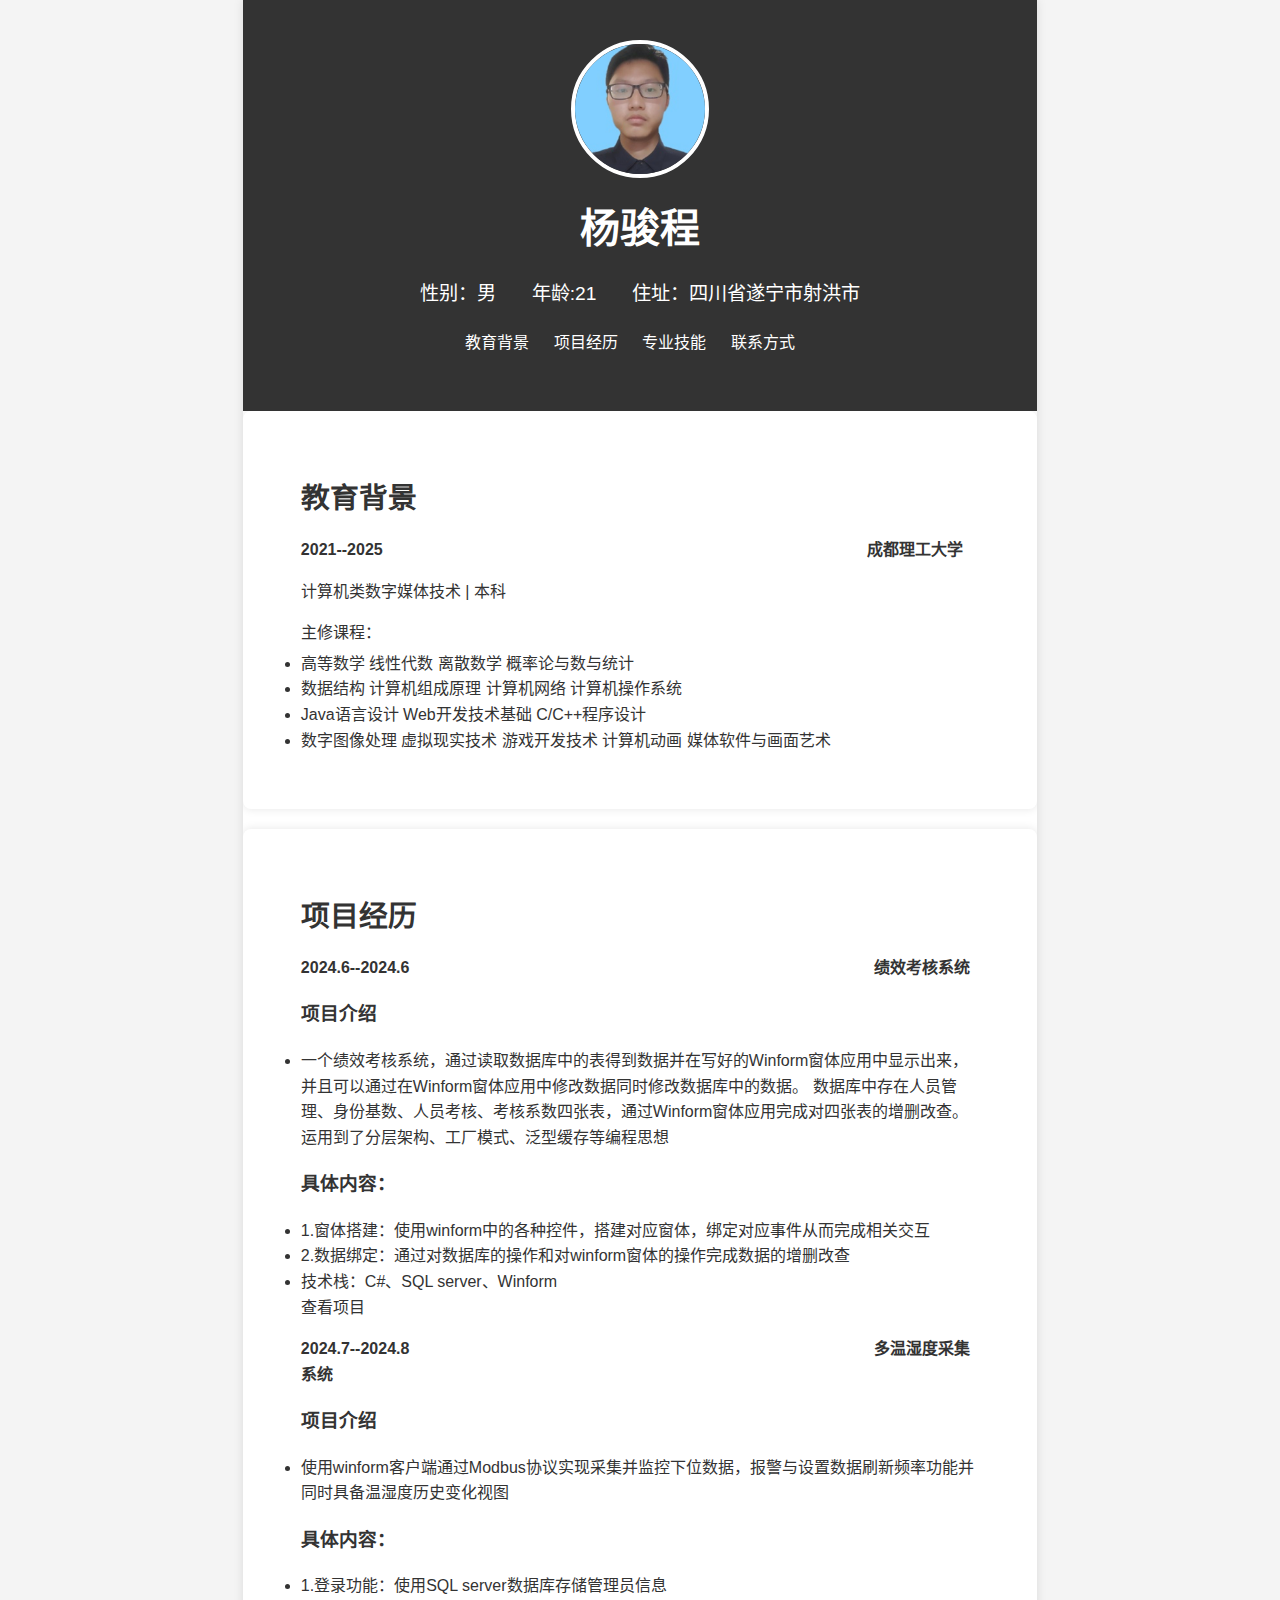
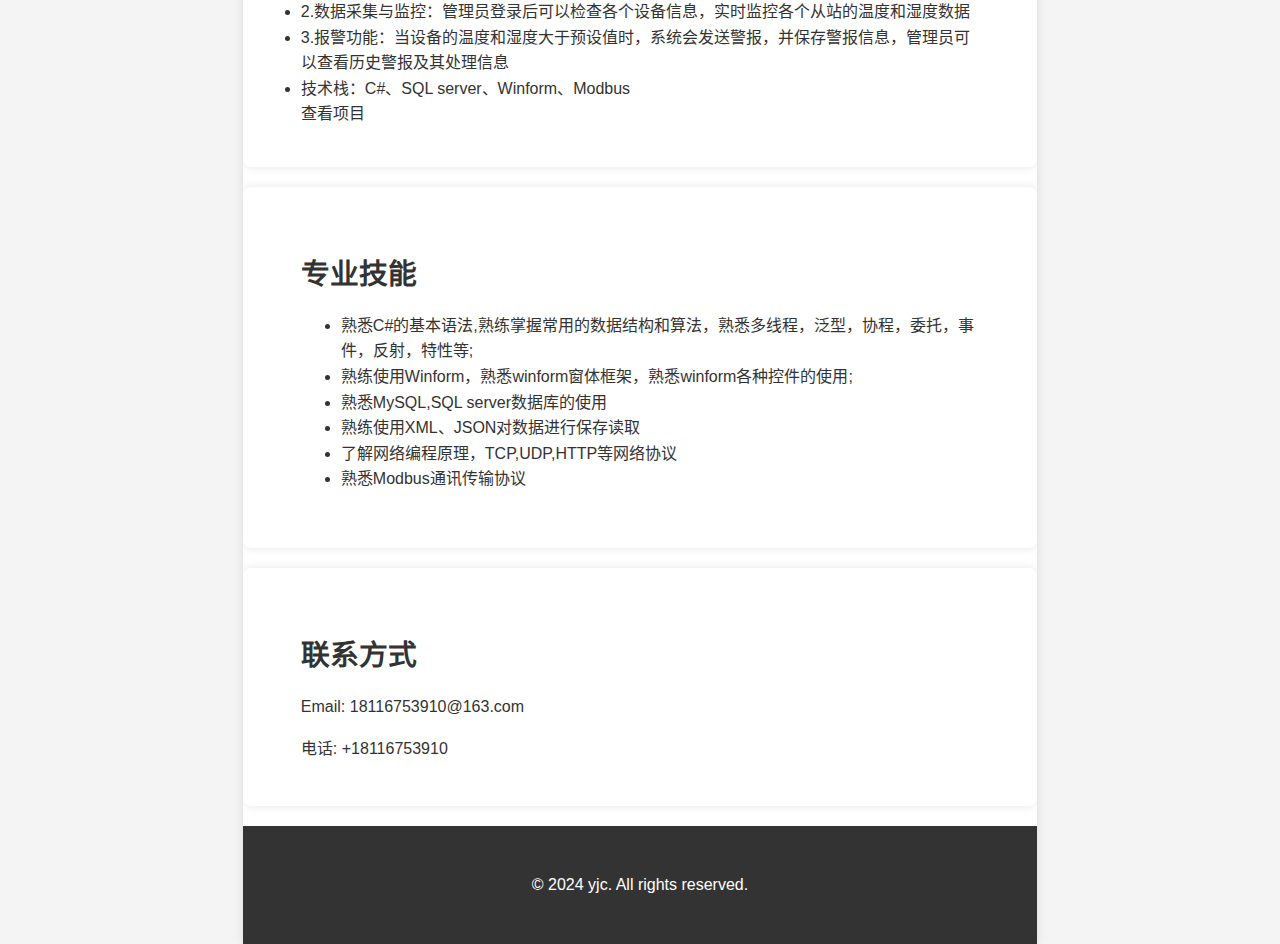
<file: index.html>
<!DOCTYPE html>
<html lang="zh-CN">
<head>
    <meta charset="UTF-8">
    <meta name="viewport" content="width=device-width, initial-scale=1.0">
    <title>杨骏程的个人简历</title>
    <link rel="stylesheet" href="css/new_file.css">
</head>
<body>
	<div class="page">
    <header class="header">
        <div class="container">
            <div class="profile">
                <img src="img/k.png" alt="" class="avatar">
                <h1>杨骏程</h1>
                <p class="subtitle">性别：男	年龄:21 住址：四川省遂宁市射洪市</p>
            </div>
            <nav class="nav">
                <ul>
                    <li><a href="#bg">教育背景</a></li>
                    <li><a href="#experience1">项目经历</a></li>
					<li><a href="#skills">专业技能</a></li>
                   <!-- <li><a href="#projects">作品集</a></li> -->
                    <li><a href="#contact">联系方式</a></li>
                </ul>
            </nav>
        </div>
    </header>

    <main class="main">
        <section id="bg" class="section">
            <div class="container">
                <h2>教育背景</h2>
				<p class="important">2021--2025 成都理工大学</p>
                <p>计算机类数字媒体技术 | 本科</p>
				<p>主修课程：<li>高等数学 线性代数 离散数学 概率论与数与统计</li>
				            <li>数据结构 计算机组成原理 计算机网络 计算机操作系统</li>
							<li>Java语言设计 Web开发技术基础 C/C++程序设计 </li>
							<li>数字图像处理 虚拟现实技术 游戏开发技术 计算机动画 媒体软件与画面艺术</li>
				</p>
            </div>
        </section>

        

        <section id="experience1" class="section">
            <div class="container">
                <h2>项目经历</h2>
				<article>
				    <p class="important1">2024.6--2024.6	绩效考核系统</p>
                    <h3>项目介绍</h3>
				    <li>一个绩效考核系统，通过读取数据库中的表得到数据并在写好的Winform窗体应用中显示出来，并且可以通过在Winform窗体应用中修改数据同时修改数据库中的数据。
                        数据库中存在人员管理、身份基数、人员考核、考核系数四张表，通过Winform窗体应用完成对四张表的增删改查。运用到了分层架构、工厂模式、泛型缓存等编程思想 </li>
                    <h3>具体内容：</h3>
					<li>1.窗体搭建：使用winform中的各种控件，搭建对应窗体，绑定对应事件从而完成相关交互</li>
                    <li>2.数据绑定：通过对数据库的操作和对winform窗体的操作完成数据的增删改查</li>

				    <li>技术栈：C#、SQL server、Winform</li>
				    <a href="project-details.html?projectId=1" target="_self">查看项目</a>
				</article>
               <article>
                   <p class="important1">2024.7--2024.8	  多温湿度采集系统</p>
                   <h3>项目介绍</h3>
                   <li>使用winform客户端通过Modbus协议实现采集并监控下位数据，报警与设置数据刷新频率功能并同时具备温湿度历史变化视图 </li>
				   <h3>具体内容：</h3>
				   <li>1.登录功能：使用SQL server数据库存储管理员信息</li>
                   <li>2.数据采集与监控：管理员登录后可以检查各个设备信息，实时监控各个从站的温度和湿度数据</li>
                   <li>3.报警功能：当设备的温度和湿度大于预设值时，系统会发送警报，并保存警报信息，管理员可以查看历史警报及其处理信息</li>
                   <li>技术栈：C#、SQL server、Winform、Modbus</li>
                   <a href="project-details.html?projectId=2" target="_self">查看项目</a>
               </article>
            </div>
        </section>
		<section id="skills" class="section">
		    <div class="container">
		        <h2>专业技能</h2>
		        <ul>
		            <li>熟悉C#的基本语法,熟练掌握常用的数据结构和算法，熟悉多线程，泛型，协程，委托，事件，反射，特性等;</li>
					<li>熟练使用Winform，熟悉winform窗体框架，熟悉winform各种控件的使用;</li>
                    <li>熟悉MySQL,SQL server数据库的使用</li>
                    <li>熟练使用XML、JSON对数据进行保存读取</li>
                    <li>了解网络编程原理，TCP,UDP,HTTP等网络协议</li>
                    <li>熟悉Modbus通讯传输协议</li>            <!-- 添加更多技能 -->
				</ul>
		    </div>
		</section>

        <!-- <section id="projects" class="section">
            <div class="container">
                <h2>作品集</h2>
                <article>
                    <h3>项目名称</h3>
                    <p>项目描述</p>
                    <p>技术栈：[技术1, 技术2]</p>
                    <a href="#">查看项目</a>
                </article> -->
                <!-- 添加更多项目 -->
      <!--      </div>
        </section> -->

        <section id="contact" class="section">
            <div class="container">
                <h2>联系方式</h2>
                <p>Email: 18116753910@163.com</p>
                <p>电话: +18116753910</p>
                <!-- 添加其他联系方式 -->
            </div>
        </section>
    </main>

    <footer class="footer">
        <div class="container">
            <p>&copy; 2024 yjc. All rights reserved.</p>
        </div>
    </footer>
	</div>
	
	
</body>
</html>
</file>
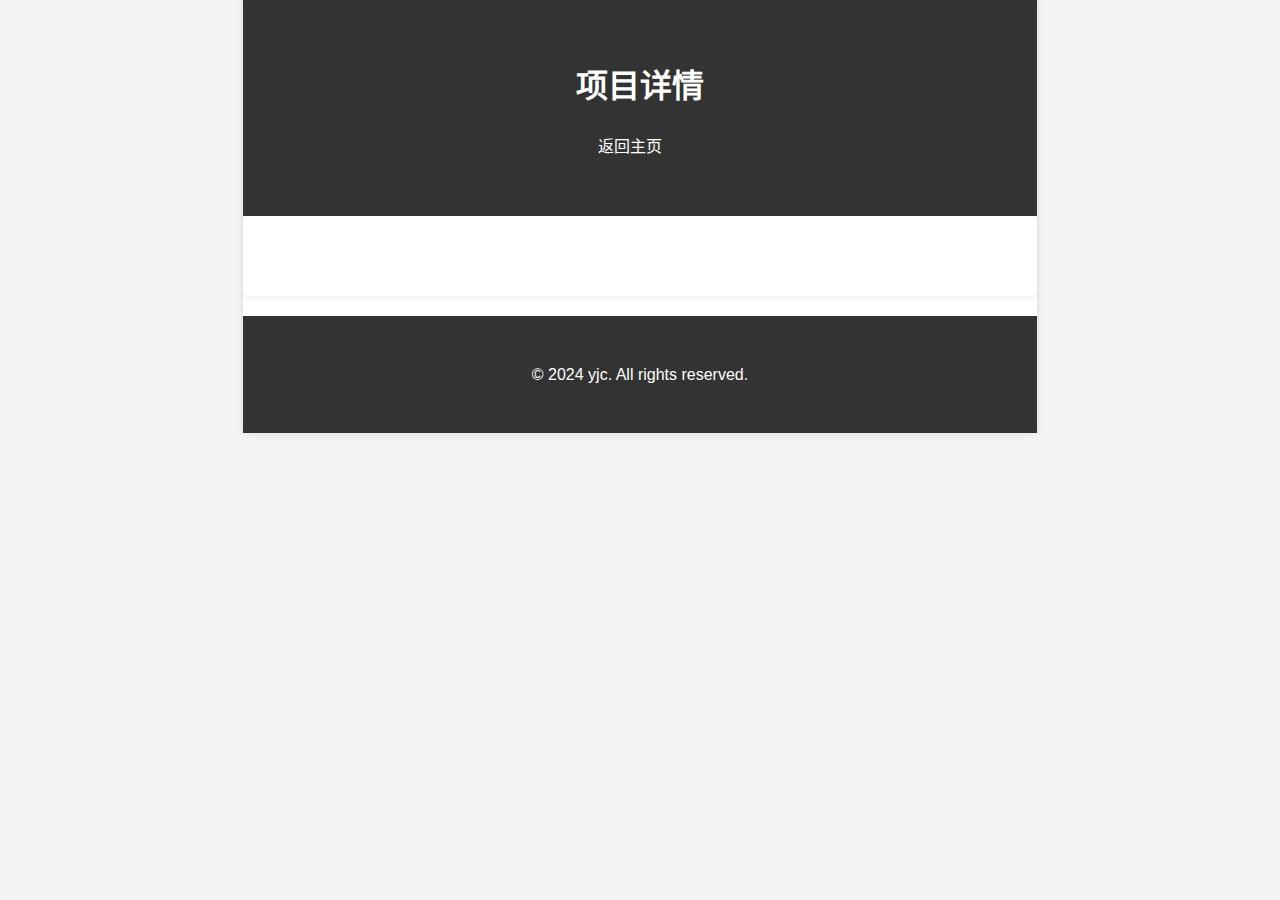
<file: project-details.html>
<!DOCTYPE html>
<html lang="zh-CN">
<head>
    <meta charset="UTF-8">
    <meta name="viewport" content="width=device-width, initial-scale=1.0">
    <title>项目详情 - 杨骏程的个人简历</title>
    <link rel="stylesheet" href="css/detail.css">
    <script>
        function getParameterByName(name, url = window.location.href) {
            name = name.replace(/[\[\]]/g, '\\$&');
            var regex = new RegExp('[?&]' + name + '(=([^&#]*)|&|#|$)'),
                results = regex.exec(url);
            if (!results) return null;
            if (!results[2]) return '';
            return decodeURIComponent(results[2].replace(/\+/g, ' '));
        }

        function showProject() {
            var projectId = getParameterByName('projectId');
            var projectDetails = document.getElementById('project-details');

            projectDetails.innerHTML = ''; // 清空现有内容

            if (projectId === '1') {
			    projectDetails.innerHTML = `
			        <h2>绩效考核系统</h2>
			        <p>一个绩效考核系统，通过读取数据库中的表得到数据并在写好的Winform窗体应用中显示出来，并且可以通过在Winform窗体应用中修改数据同时修改数据库中的数据。
                        数据库中存在人员管理、身份基数、人员考核、考核系数四张表，通过Winform窗体应用完成对四张表的增删改查。运用到了分层架构、工厂模式、泛型缓存等编程思想</p>
			        <h3>技术栈</h3>
			        <ul>
			            <li>C#、Winform、SQL server</li>
			          
			            <!-- 添加更多技术 -->
			        </ul>
			        <h3>截图/演示视频</h3>
					<img src="img/2/1.png" alt="项目截图" class="project-image">
					<img src="img/2/2.png" alt="项目截图" class="project-image">
					<img src="img/2/3.png" alt="项目截图" class="project-image">
			    
			        
			    `;
			}
            if (projectId === '2') {
                projectDetails.innerHTML = `
                    <h2>多温湿度采集系统</h2>
                    <p>使用winform客户端通过Modbus协议实现采集并监控下位数据，报警与设置数据刷新频率功能并同时具备温湿度历史变化视图</p>
                    <h3>技术栈</h3>
                    <ul>
                        <li>C#</li>
						<li>Winform</li>
                        <li>SQL server</li>
                        <li>Modbus</li>
                        <!-- 添加更多技术 -->
                    </ul>
                    <h3>截图/演示视频</h3>
					<img src="img/1/1.png" alt="项目截图" class="project-image">
					<img src="img/1/2.png" alt="项目截图" class="project-image">
					<img src="img/1/3.png" alt="项目截图" class="project-image">
					<img src="img/1/4.png" alt="项目截图" class="project-image">
                 
                `;
            } 			    
            // 添加更多项目
        }

        window.onload = showProject;
    </script>
</head>
<body>
    <div class="page">
        <header class="header">
            <div class="container">
                <h1>项目详情</h1>
                <nav class="nav">
                    <ul>
                        <li><a href="index.html">返回主页</a></li>
                    </ul>
                </nav>
            </div>
        </header>

        <main class="main">
            <section class="section">
                <div class="container">
                    <div id="project-details">
                        <!-- 项目内容将在这里显示 -->
                    </div>
                </div>
            </section>
        </main>

        <footer class="footer">
            <div class="container">
                <p>&copy; 2024 yjc. All rights reserved.</p>
            </div>
        </footer>
    </div>
</body>
</html>
</file>
<file: css/new_file.css>
/* 基础样式 */
body {
    font-family: 'Arial', sans-serif;
    margin: 0;
    padding: 0;
    background-color: #f4f4f4;
    line-height: 1.6;
    color: #333;
}

/* 容器 */
.container {
    width: 90%;
    max-width: 1200px;
    margin: 0 auto;
    padding: 20px;
}

/* 头部 */
.header {
    background-color: #333;
    color: white;
    text-align: center;
    padding: 20px;
    position: relative;
}

.profile {
    position: relative;
    margin-bottom: 20px;
	
}

.avatar {
    width: 130px;
    height: 130px;
    border-radius: 50%;
    object-fit: cover;
    border: 4px solid white;
    margin: 0 auto 10px;
}

.header h1 {
    margin: 0;
    font-size: 2.5em;
}

.subtitle {
    font-size: 1.2em;
    font-weight: normal;
	word-spacing:30px;
}

.nav ul {
    list-style-type: none;
    padding: 0;
    margin-top: 20px;
}

.nav ul li {
    display: inline;
    margin-right: 20px;
}

.nav ul li a {
    color: white;
    text-decoration: none;
    transition: color 0.3s ease-in-out;
}

.nav ul li a:hover {
    color: #ff6b6b;
}

/* 主体部分 */
.main .section {
    margin-bottom: 20px;
    background-color: white;
    border-radius: 8px;
    box-shadow: 0 0 10px rgba(0, 0, 0, 0.1);
    padding: 20px;
}

.main .section h2 {
    font-size: 1.8em;
    margin-bottom: 10px;
}

/* 项目部分 */

.main .section article a {
    color: #333;
    text-decoration: none;
    transition: color 0.3s ease-in-out;
}

.main .section article a:hover {
    color: #ff6b6b;
}

/* 联系方式 */
.main .section p {
    margin-bottom: 5px;
}

/* 底部 */
.footer {
    text-align: center;
    padding: 10px;
    background-color: #333;
    color: white;
}
.important{
	font-weight: bold;
	word-spacing:480px;
}
.important1{
	font-weight: bold;
	word-spacing:460px;
}
.important2{
	font-weight: bold;
	word-spacing:410px;
}
.page {
    width: 210mm;
    margin: auto;
    overflow: hidden;
    background-color: white;
    box-shadow: 0 0 10px rgba(0, 0, 0, 0.1);
}

/* 响应式设计 */
@media screen and (max-width: 768px) {
    .nav ul {
        text-align: center;
    }

    .nav ul li {
        display: block;
        margin-right: 0;
        margin-bottom: 10px;
    }

    .avatar {
        width: 100px;
        height: 100px;
    }
}
</file>
<file: css/detail.css>
body {
    font-family: 'Arial', sans-serif;
    margin: 0;
    padding: 0;
    background-color: #f4f4f4;
    line-height: 1.6;
    color: #333;
 
}

.page {
    width: 210mm;
    margin: auto;
    overflow: hidden;
    background-color: white;
    box-shadow: 0 0 10px rgba(0, 0, 0, 0.1);
}

/* 容器 */
.container {
    width: 90%;
    max-width: 1200px;
    margin: 0 auto;
    padding: 20px;
}

/* 头部 */
.header {
    background-color: #333;
    color: white;
    text-align: center;
    padding: 20px;
    position: relative;
}

.flex-header {
    display: flex;
    justify-content: space-between;
    align-items: center;
}

.info {
    flex: 1;
    text-align: left;
}

.info h1 {
    margin: 0;
    font-size: 2.5em;
}

.info .subtitle {
    font-size: 1.2em;
    font-weight: normal;
}

.avatar-container {
    flex: 0 0 auto;
    margin-left: 20px;
}

.avatar {
    width: 100px;
    height: 100px;
    border-radius: 50%;
    object-fit: cover;
    border: 4px solid white;
}

.nav ul {
    list-style-type: none;
    padding: 0;
    margin-top: 20px;
}

.nav ul li {
    display: inline;
    margin-right: 20px;
}

.nav ul li a {
    color: white;
    text-decoration: none;
    transition: color 0.3s ease-in-out;
}

.nav ul li a:hover {
    color: #ff6b6b;
}

/* 主体部分 */
.main .section {
    margin-bottom: 20px;
    background-color: white;
    border-radius: 8px;
    box-shadow: 0 0 10px rgba(0, 0, 0, 0.1);
    padding: 20px;
}

.main .section h2 {
    font-size: 1.8em;
    margin-bottom: 10px;
}

/* 项目部分 */
.main .section article {
    margin-bottom: 15px;
}

.main .section article a {
    color: #333;
    text-decoration: none;
    transition: color 0.3s ease-in-out;
}

.main .section article a:hover {
    color: #ff6b6b;
}

/* 联系方式 */
.main .section p {
    margin-bottom: 5px;
}

/* 项目详情页 */
.project-image,
.project-details video {
    width: 50%;
    height: auto;
    display: block;
    margin: 20px auto;
    max-width: 100%;
}

/* 底部 */
.footer {
    text-align: center;
    padding: 10px;
    background-color: #333;
    color: white;
}


/* 响应式设计 */
@media screen and (max-width: 768px) {
    .flex-header {
        flex-direction: column;
        align-items: center;
    }

    .info {
        text-align: center;
    }

    .avatar-container {
        margin-left: 0;
        margin-top: 20px;
    }

    .avatar {
        width: 100px;
        height: 100px;
    }

    .nav ul {
        text-align: center;
    }

    .nav ul li {
        display: block;
        margin-right: 0;
        margin-bottom: 10px;
    }
}
</file>
